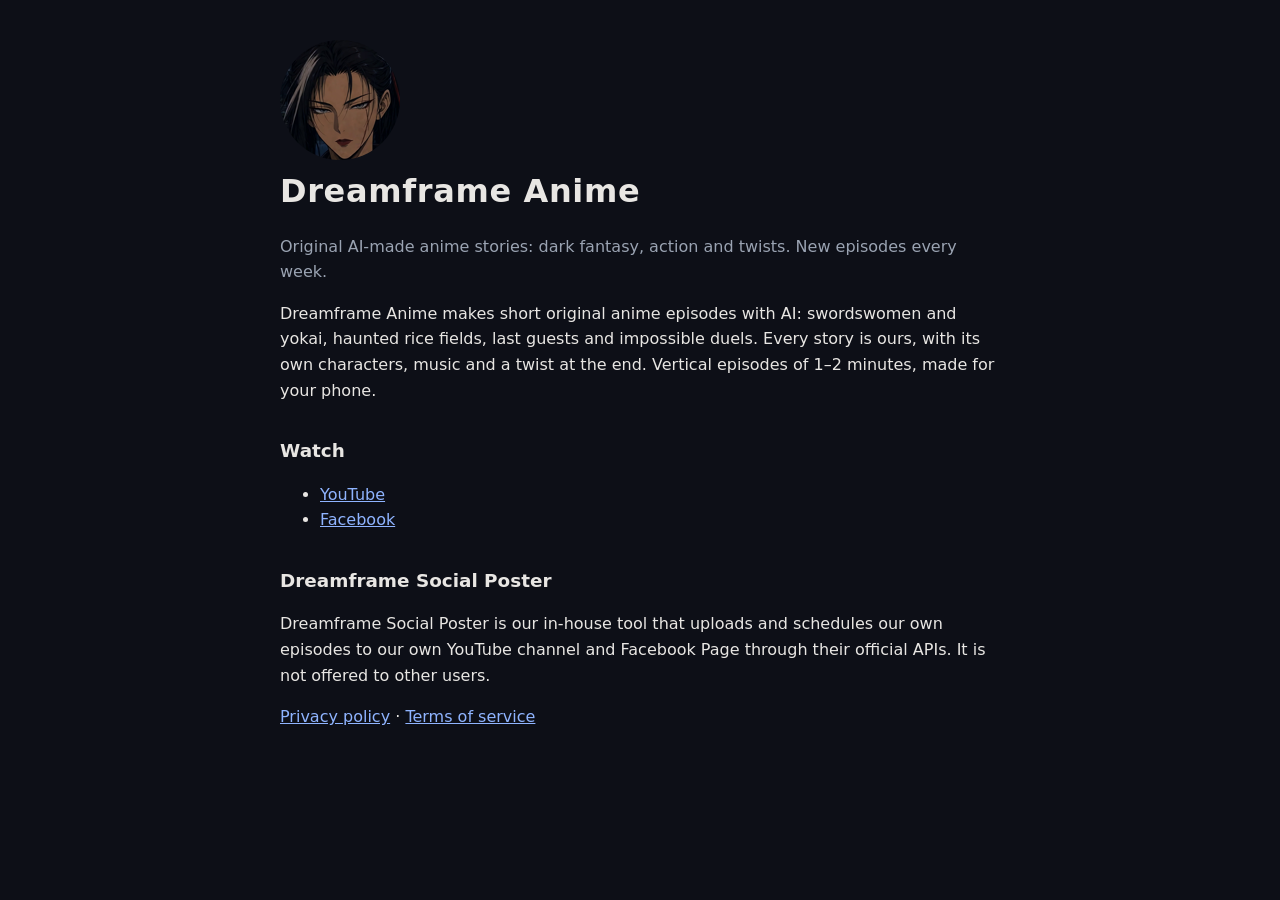
<file: index.html>
<!doctype html>
<html lang="en">
<head>
<meta charset="utf-8">
<meta name="viewport" content="width=device-width, initial-scale=1">
<title>Dreamframe Anime</title>
<link rel="stylesheet" href="style.css">
</head>
<body>
<main>
  <img class="logo" src="logo.png" alt="Dreamframe Anime logo" width="120" height="120">
  <h1>Dreamframe Anime</h1>
  <p class="tag">Original AI-made anime stories: dark fantasy, action and twists. New episodes every week.</p>
  <p>Dreamframe Anime makes short original anime episodes with AI: swordswomen and yokai, haunted rice fields, last
     guests and impossible duels. Every story is ours, with its own characters, music and a twist at the end. Vertical
     episodes of 1–2 minutes, made for your phone.</p>
  <h2>Watch</h2>
  <ul>
    <li><a href="https://www.youtube.com/@AI-DreamframeAnime">YouTube</a></li>
    <li><a href="https://www.facebook.com/dreamframeanimes">Facebook</a></li>
  </ul>
  <h2>Dreamframe Social Poster</h2>
  <p>Dreamframe Social Poster is our in-house tool that uploads and schedules our own episodes to our own YouTube
     channel and Facebook Page through their official APIs. It is not offered to other users.</p>
  <p><a href="privacy.html">Privacy policy</a> · <a href="terms.html">Terms of service</a></p>
</main>
</body>
</html>
</file>
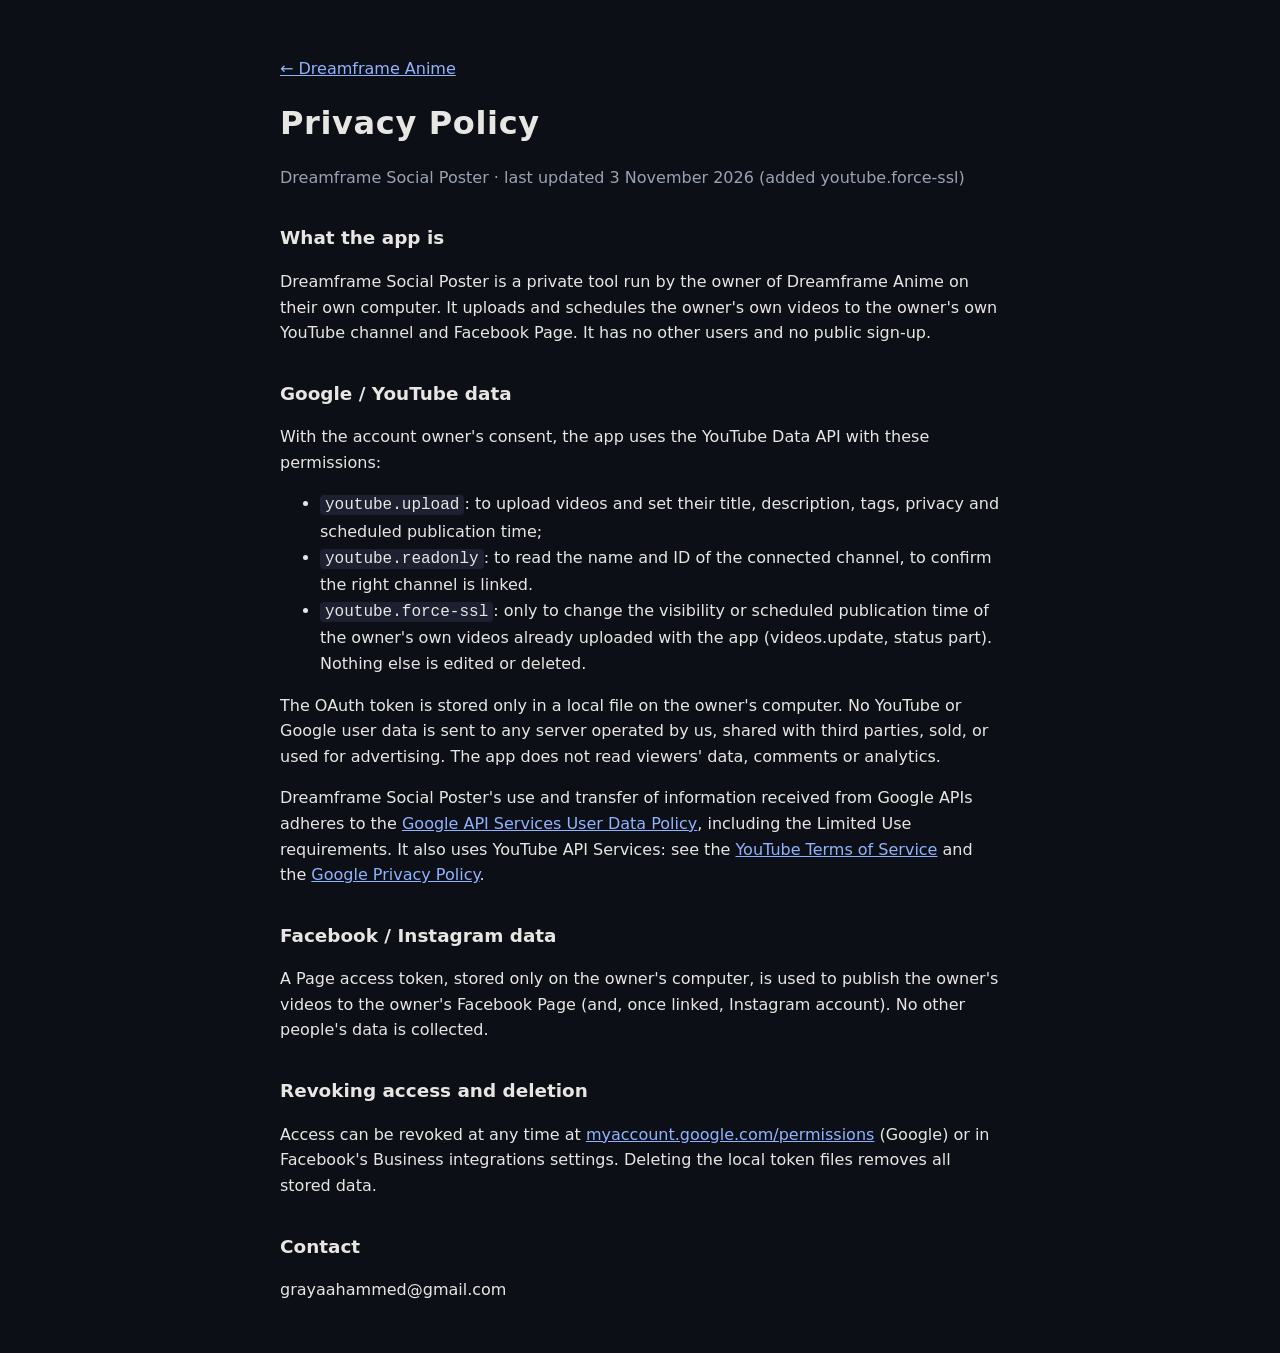
<file: privacy.html>
<!doctype html>
<html lang="en">
<head>
<meta charset="utf-8">
<meta name="viewport" content="width=device-width, initial-scale=1">
<title>Privacy Policy – Dreamframe Social Poster</title>
<link rel="stylesheet" href="style.css">
</head>
<body>
<main>
  <p><a href="index.html">← Dreamframe Anime</a></p>
  <h1>Privacy Policy</h1>
  <p class="tag">Dreamframe Social Poster · last updated 3 November 2026 (added youtube.force-ssl)</p>

  <h2>What the app is</h2>
  <p>Dreamframe Social Poster is a private tool run by the owner of Dreamframe Anime on their own computer. It uploads
     and schedules the owner's own videos to the owner's own YouTube channel and Facebook Page. It has no other users
     and no public sign-up.</p>

  <h2>Google / YouTube data</h2>
  <p>With the account owner's consent, the app uses the YouTube Data API with these permissions:</p>
  <ul>
    <li><code>youtube.upload</code>: to upload videos and set their title, description, tags, privacy and scheduled
        publication time;</li>
    <li><code>youtube.readonly</code>: to read the name and ID of the connected channel, to confirm the right channel
        is linked.</li>
    <li><code>youtube.force-ssl</code>: only to change the visibility or scheduled publication time of the owner's own
        videos already uploaded with the app (videos.update, status part). Nothing else is edited or deleted.</li>
  </ul>
  <p>The OAuth token is stored only in a local file on the owner's computer. No YouTube or Google user data is sent to
     any server operated by us, shared with third parties, sold, or used for advertising. The app does not read
     viewers' data, comments or analytics.</p>
  <p>Dreamframe Social Poster's use and transfer of information received from Google APIs adheres to the
     <a href="https://developers.google.com/terms/api-services-user-data-policy">Google API Services User Data
     Policy</a>, including the Limited Use requirements. It also uses YouTube API Services: see the
     <a href="https://www.youtube.com/t/terms">YouTube Terms of Service</a> and the
     <a href="https://policies.google.com/privacy">Google Privacy Policy</a>.</p>

  <h2>Facebook / Instagram data</h2>
  <p>A Page access token, stored only on the owner's computer, is used to publish the owner's videos to the owner's
     Facebook Page (and, once linked, Instagram account). No other people's data is collected.</p>

  <h2>Revoking access and deletion</h2>
  <p>Access can be revoked at any time at <a href="https://myaccount.google.com/permissions">myaccount.google.com/permissions</a>
     (Google) or in Facebook's Business integrations settings. Deleting the local token files removes all stored
     data.</p>

  <h2>Contact</h2>
  <p>grayaahammed@gmail.com</p>
</main>
</body>
</html>
</file>
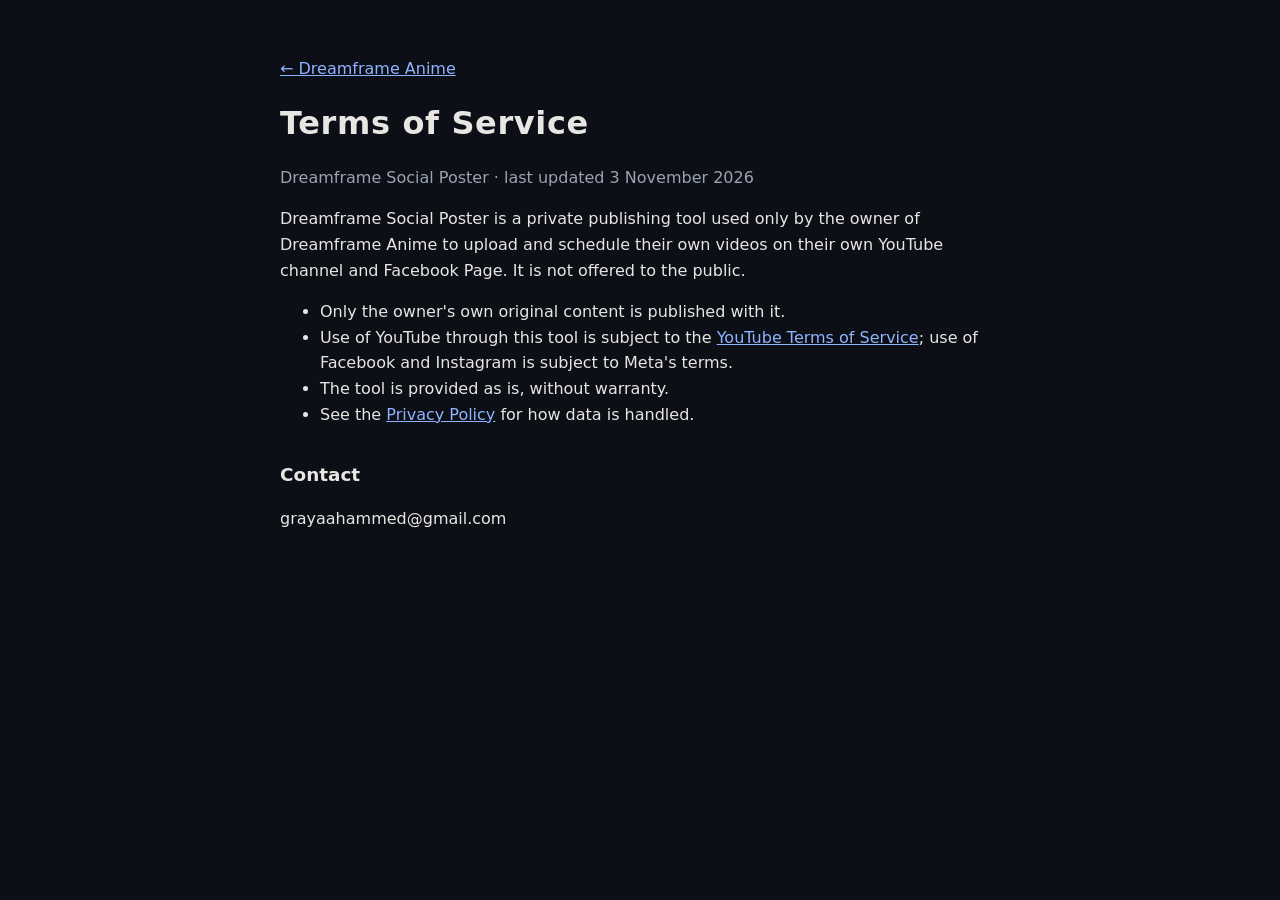
<file: terms.html>
<!doctype html>
<html lang="en">
<head>
<meta charset="utf-8">
<meta name="viewport" content="width=device-width, initial-scale=1">
<title>Terms of Service – Dreamframe Social Poster</title>
<link rel="stylesheet" href="style.css">
</head>
<body>
<main>
  <p><a href="index.html">← Dreamframe Anime</a></p>
  <h1>Terms of Service</h1>
  <p class="tag">Dreamframe Social Poster · last updated 3 November 2026</p>

  <p>Dreamframe Social Poster is a private publishing tool used only by the owner of Dreamframe Anime to upload and
     schedule their own videos on their own YouTube channel and Facebook Page. It is not offered to the public.</p>
  <ul>
    <li>Only the owner's own original content is published with it.</li>
    <li>Use of YouTube through this tool is subject to the <a href="https://www.youtube.com/t/terms">YouTube Terms of
        Service</a>; use of Facebook and Instagram is subject to Meta's terms.</li>
    <li>The tool is provided as is, without warranty.</li>
    <li>See the <a href="privacy.html">Privacy Policy</a> for how data is handled.</li>
  </ul>
  <h2>Contact</h2>
  <p>grayaahammed@gmail.com</p>
</main>
</body>
</html>
</file>
<file: style.css>
:root { color-scheme: dark; --bg: #0d0f17; --fg: #e8e6e3; --muted: #9aa3b2; --accent: #d33a3a; }
body { margin: 0; background: var(--bg); color: var(--fg); font: 16px/1.6 system-ui, sans-serif; }
main { max-width: 720px; margin: 0 auto; padding: 40px 16px; }
h1 { margin: .2em 0; letter-spacing: .02em; }
h2 { margin-top: 1.8em; font-size: 1.15em; }
.tag { color: var(--muted); }
.logo { border-radius: 50%; display: block; }
a { color: #8fb4ff; }
code { background: #1c2030; padding: 1px 5px; border-radius: 4px; }
</file>
